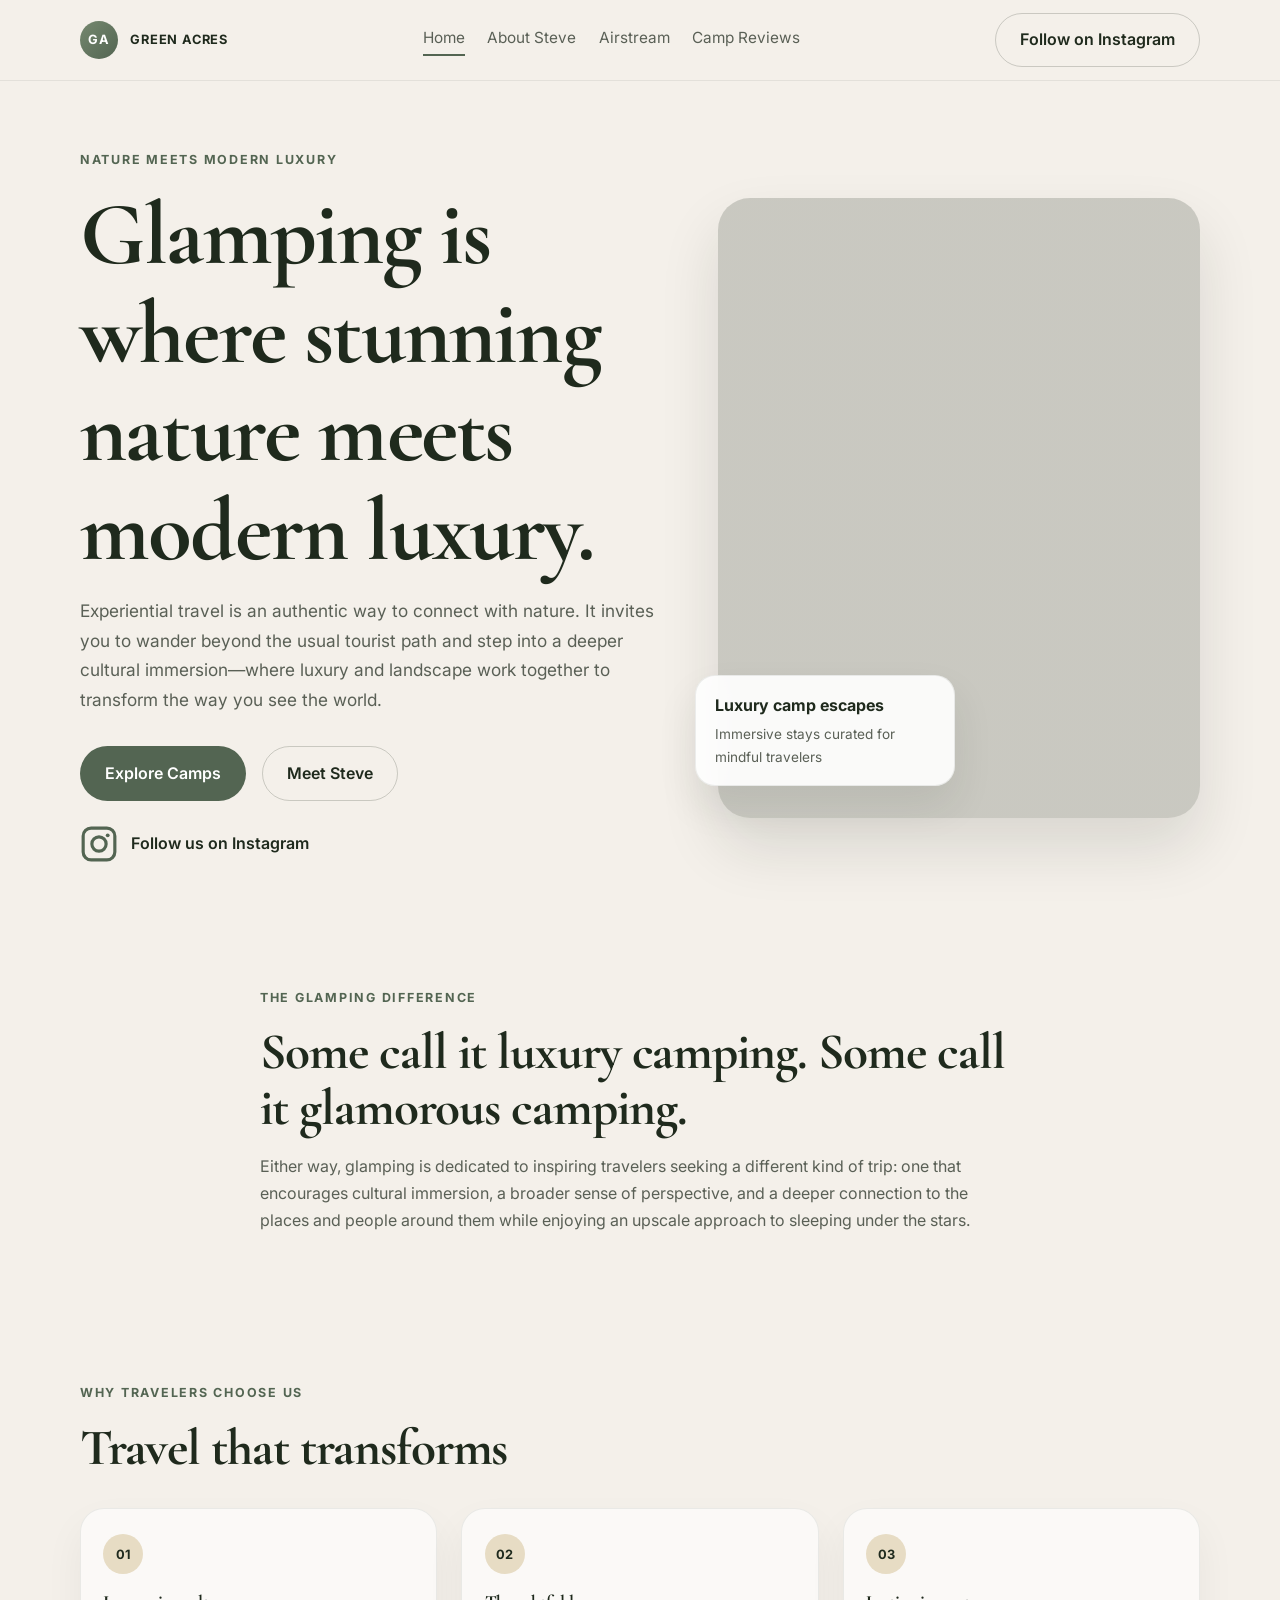
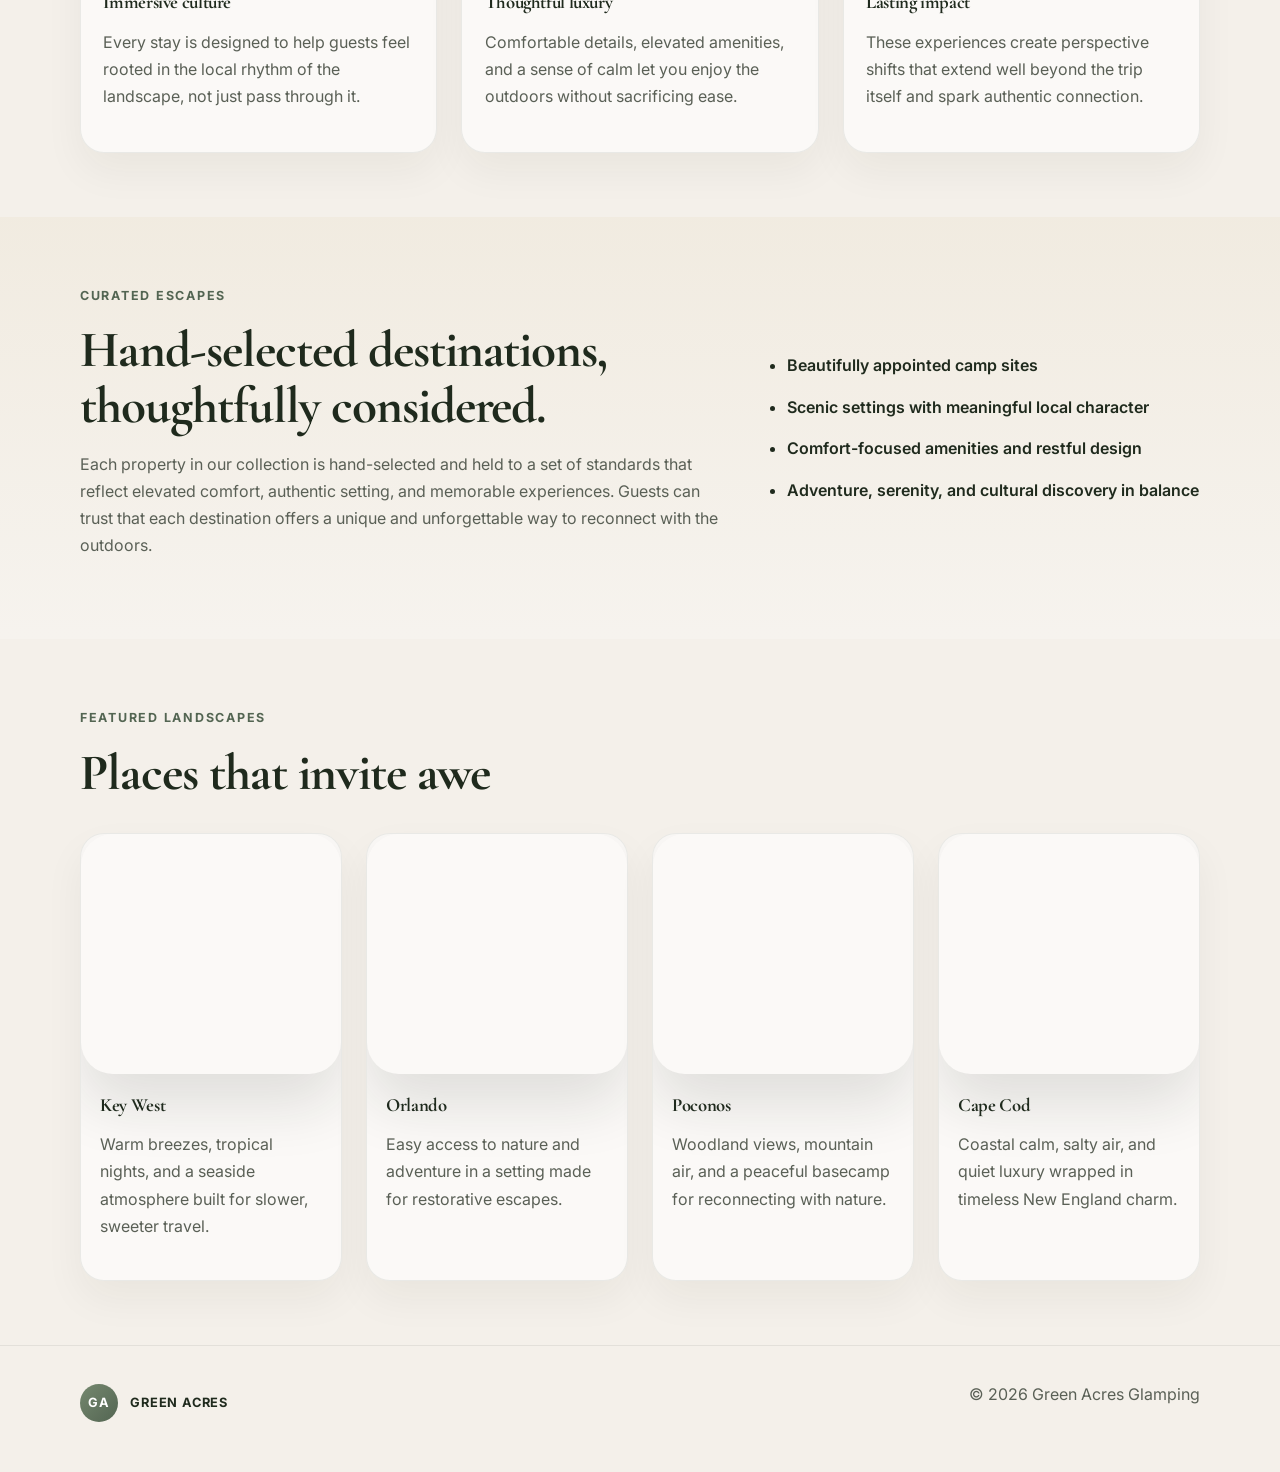
<file: index.html>
<!DOCTYPE html>
<html lang="en">
  <head>
    <meta charset="UTF-8" />
    <meta name="viewport" content="width=device-width, initial-scale=1.0" />
    <title>Green Acres Glamping | Luxury Camping Experiences</title>
    <meta
      name="description"
      content="Green Acres Glamping celebrates the intersection of glamorous and camping with immersive luxury stays, nature-first travel, and unforgettable experiences."
    />
    <link rel="preconnect" href="https://fonts.googleapis.com" />
    <link rel="preconnect" href="https://fonts.gstatic.com" crossorigin />
    <link
      href="https://fonts.googleapis.com/css2?family=Cormorant+Garamond:wght@500;600;700&family=Inter:wght@400;500;600;700&display=swap"
      rel="stylesheet"
    />
    <link rel="icon" type="image/svg+xml" href="favicon.svg" />
    <link rel="stylesheet" href="style.css" />
  </head>
  <body>
    <header class="site-header">
      <div class="container nav-wrap">
        <a href="index.html" class="brand">
          <span class="brand-mark">GA</span>
          <span>Green Acres</span>
        </a>
        <nav class="main-nav" aria-label="Main navigation">
          <a href="index.html" class="active">Home</a>
          <a href="aboutme.html">About Steve</a>
          <a href="airstream.html">Airstream</a>
          <a href="campsites.html">Camp Reviews</a>
        </nav>
        <a class="button button-ghost" href="https://www.instagram.com/the_traveling_glamper" target="_blank" rel="noreferrer">Follow on Instagram</a>
      </div>
    </header>

    <main>
      <section class="hero">
        <div class="container hero-grid">
          <div class="hero-copy">
            <p class="eyebrow">Nature meets modern luxury</p>
            <h1>Glamping is where stunning nature meets modern luxury.</h1>
            <p class="lead">
              Experiential travel is an authentic way to connect with nature. It invites you to wander beyond the usual tourist path and step into a deeper cultural immersion—where luxury and landscape work together to transform the way you see the world.
            </p>
            <div class="hero-actions">
              <a class="button" href="campsites.html">Explore Camps</a>
              <a class="button button-secondary" href="aboutme.html">Meet Steve</a>
            </div>
            <div class="instagram-callout">
              <a href="https://www.instagram.com/the_traveling_glamper" target="_blank" rel="noreferrer" aria-label="Follow Green Acres on Instagram">
                <svg class="instagram-icon" viewBox="0 0 24 24" fill="none" xmlns="http://www.w3.org/2000/svg" aria-hidden="true">
                  <rect x="2" y="2" width="20" height="20" rx="5" stroke="currentColor" stroke-width="2" />
                  <circle cx="12" cy="12" r="4.5" stroke="currentColor" stroke-width="2" />
                  <circle cx="17.5" cy="6.5" r="1.2" fill="currentColor" />
                </svg>
                <span>Follow us on Instagram</span>
              </a>
            </div>
          </div>

          <div class="hero-visual" aria-label="Luxury glamping stay in nature">
            <div class="hero-photo photo-one"></div>
            <div class="hero-card">
              <strong>Luxury camp escapes</strong>
              <span>Immersive stays curated for mindful travelers</span>
            </div>
          </div>
        </div>
      </section>

      <section class="section intro">
        <div class="container narrow">
          <p class="section-kicker">The glamping difference</p>
          <h2>Some call it luxury camping. Some call it glamorous camping.</h2>
          <p>
            Either way, glamping is dedicated to inspiring travelers seeking a different kind of trip: one that encourages cultural immersion, a broader sense of perspective, and a deeper connection to the places and people around them while enjoying an upscale approach to sleeping under the stars.
          </p>
        </div>
      </section>

      <section class="section values">
        <div class="container">
          <div class="section-heading">
            <p class="section-kicker">Why travelers choose us</p>
            <h2>Travel that transforms</h2>
          </div>
          <div class="card-grid three-up">
            <article class="info-card">
              <span class="card-icon">01</span>
              <h3>Immersive culture</h3>
              <p>Every stay is designed to help guests feel rooted in the local rhythm of the landscape, not just pass through it.</p>
            </article>
            <article class="info-card">
              <span class="card-icon">02</span>
              <h3>Thoughtful luxury</h3>
              <p>Comfortable details, elevated amenities, and a sense of calm let you enjoy the outdoors without sacrificing ease.</p>
            </article>
            <article class="info-card">
              <span class="card-icon">03</span>
              <h3>Lasting impact</h3>
              <p>These experiences create perspective shifts that extend well beyond the trip itself and spark authentic connection.</p>
            </article>
          </div>
        </div>
      </section>

      <section class="section feature-band">
        <div class="container split-layout">
          <div>
            <p class="section-kicker">Curated escapes</p>
            <h2>Hand-selected destinations, thoughtfully considered.</h2>
            <p>
              Each property in our collection is hand-selected and held to a set of standards that reflect elevated comfort, authentic setting, and memorable experiences. Guests can trust that each destination offers a unique and unforgettable way to reconnect with the outdoors.
            </p>
          </div>
          <ul class="feature-list">
            <li>Beautifully appointed camp sites</li>
            <li>Scenic settings with meaningful local character</li>
            <li>Comfort-focused amenities and restful design</li>
            <li>Adventure, serenity, and cultural discovery in balance</li>
          </ul>
        </div>
      </section>

      <section class="section destinations">
        <div class="container">
          <div class="section-heading">
            <p class="section-kicker">Featured landscapes</p>
            <h2>Places that invite awe</h2>
          </div>
          <div class="card-grid four-up">
            <article class="destination-card">
              <div class="destination-image image-keywest"></div>
              <div class="destination-copy">
                <h3>Key West</h3>
                <p>Warm breezes, tropical nights, and a seaside atmosphere built for slower, sweeter travel.</p>
              </div>
            </article>
            <article class="destination-card">
              <div class="destination-image image-orlando"></div>
              <div class="destination-copy">
                <h3>Orlando</h3>
                <p>Easy access to nature and adventure in a setting made for restorative escapes.</p>
              </div>
            </article>
            <article class="destination-card">
              <div class="destination-image image-poconos"></div>
              <div class="destination-copy">
                <h3>Poconos</h3>
                <p>Woodland views, mountain air, and a peaceful basecamp for reconnecting with nature.</p>
              </div>
            </article>
            <article class="destination-card">
              <div class="destination-image image-cape"></div>
              <div class="destination-copy">
                <h3>Cape Cod</h3>
                <p>Coastal calm, salty air, and quiet luxury wrapped in timeless New England charm.</p>
              </div>
            </article>
          </div>
        </div>
      </section>
    </main>

    <footer class="site-footer">
      <div class="container footer-wrap">
        <div>
          <a href="index.html" class="brand footer-brand">
            <span class="brand-mark">GA</span>
            <span>Green Acres</span>
          </a>
        </div>
        <p>© <span id="year"></span> Green Acres Glamping</p>
      </div>
    </footer>

    <script src="script.js"></script>
  </body>
</html>
</file>
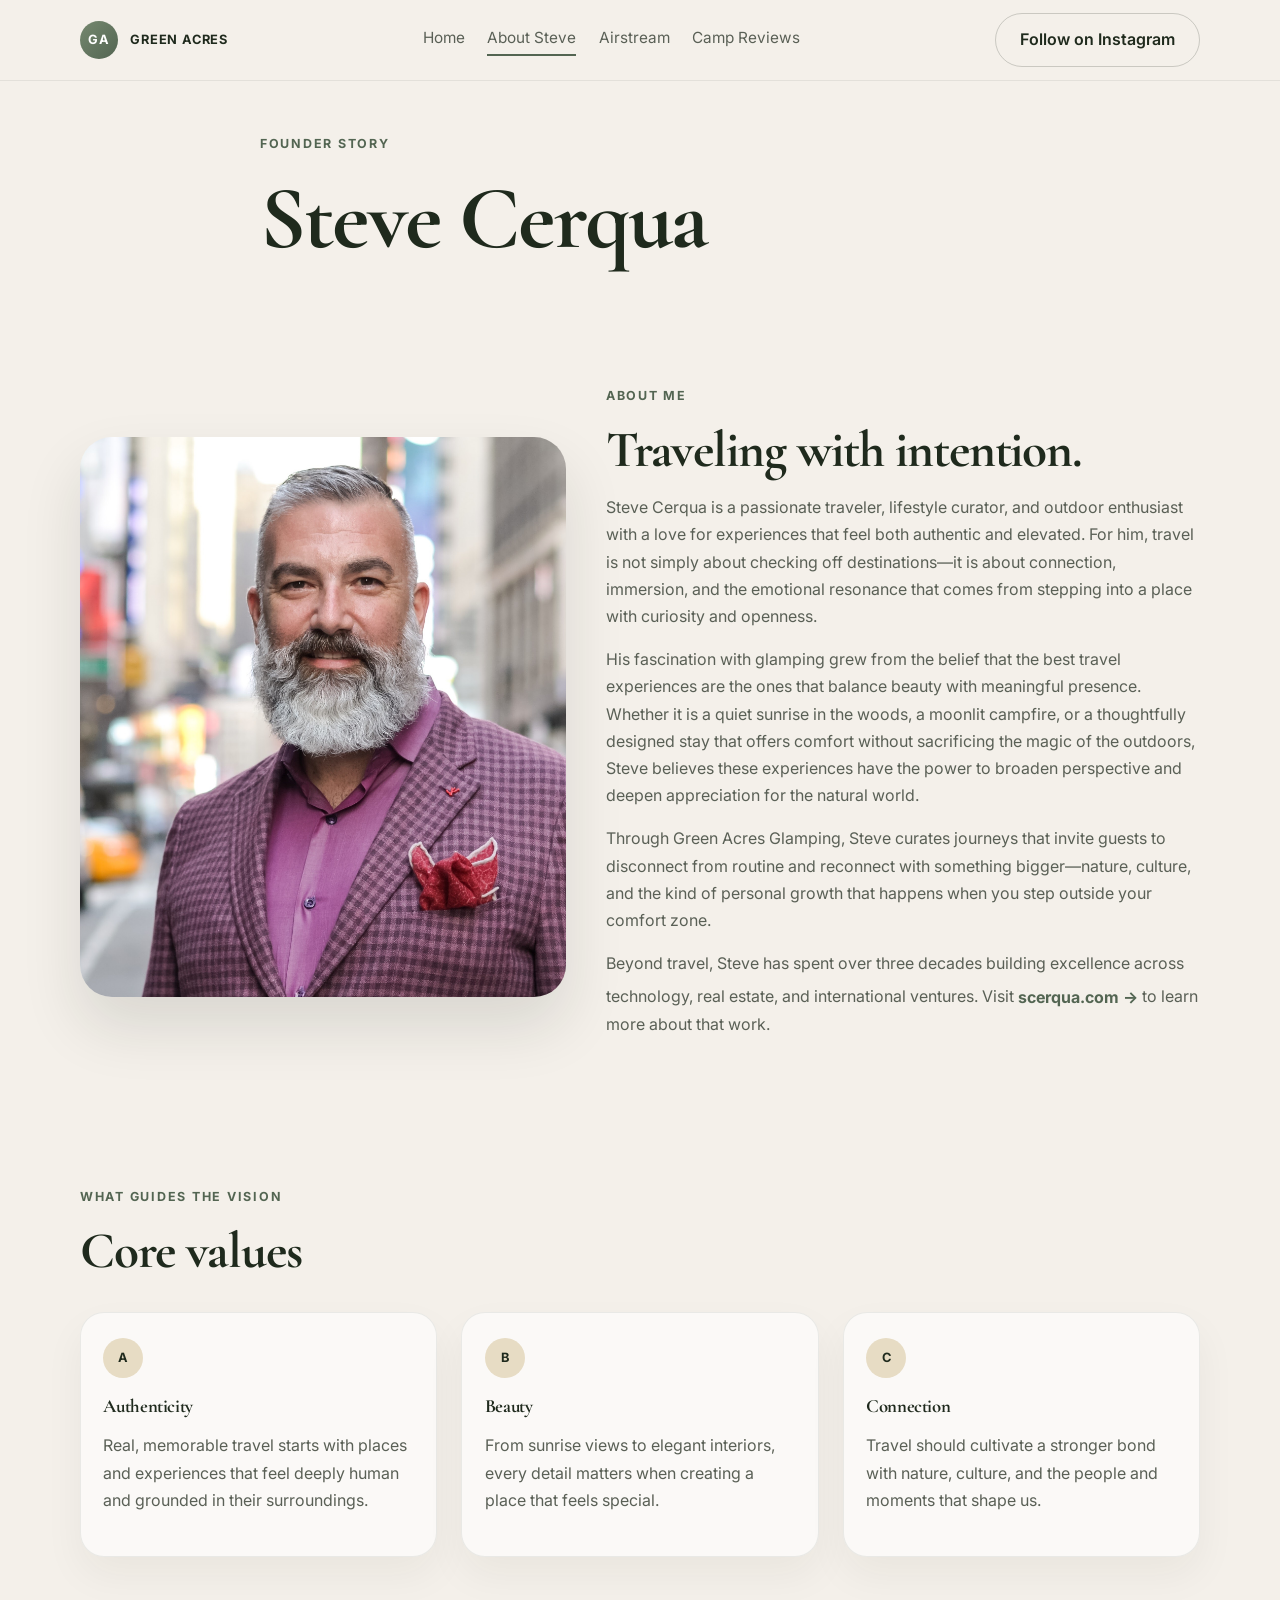
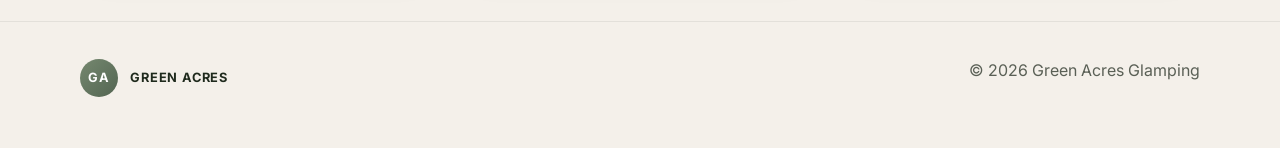
<file: aboutme.html>
<!DOCTYPE html>
<html lang="en">
  <head>
    <meta charset="UTF-8" />
    <meta name="viewport" content="width=device-width, initial-scale=1.0" />
    <title>About Steve Cerqua | Green Acres Glamping</title>
    <meta name="description" content="Learn about Steve Cerqua, the founder behind Green Acres Glamping and a travel enthusiast dedicated to immersive luxury camping experiences." />
    <link rel="preconnect" href="https://fonts.googleapis.com" />
    <link rel="preconnect" href="https://fonts.gstatic.com" crossorigin />
    <link href="https://fonts.googleapis.com/css2?family=Cormorant+Garamond:wght@500;600;700&family=Inter:wght@400;500;600;700&display=swap" rel="stylesheet" />
    <link rel="icon" type="image/svg+xml" href="favicon.svg" />
    <link rel="stylesheet" href="style.css" />
  </head>
  <body>
    <header class="site-header">
      <div class="container nav-wrap">
        <a href="index.html" class="brand">
          <span class="brand-mark">GA</span>
          <span>Green Acres</span>
        </a>
        <nav class="main-nav" aria-label="Main navigation">
          <a href="index.html">Home</a>
          <a href="aboutme.html" class="active">About Steve</a>
          <a href="airstream.html">Airstream</a>
          <a href="campsites.html">Camp Reviews</a>
        </nav>
        <a class="button button-ghost" href="https://www.instagram.com/the_traveling_glamper" target="_blank" rel="noreferrer">Follow on Instagram</a>
      </div>
    </header>

    <main>
      <section class="page-hero page-hero-compact">
        <div class="container narrow text-center">
          <p class="eyebrow">Founder story</p>
          <h1>Steve Cerqua</h1>
        </div>
      </section>

      <section class="section">
        <div class="container bio-layout">
          <div class="bio-photo-wrap">
            <img src="images/IMG_9074.jpeg" alt="Steve Cerqua portrait" class="bio-photo" />
          </div>
          <div class="bio-copy">
            <p class="section-kicker">About me</p>
            <h2>Traveling with intention.</h2>
            <p>
              Steve Cerqua is a passionate traveler, lifestyle curator, and outdoor enthusiast with a love for experiences that feel both authentic and elevated. For him, travel is not simply about checking off destinations—it is about connection, immersion, and the emotional resonance that comes from stepping into a place with curiosity and openness.
            </p>
            <p>
              His fascination with glamping grew from the belief that the best travel experiences are the ones that balance beauty with meaningful presence. Whether it is a quiet sunrise in the woods, a moonlit campfire, or a thoughtfully designed stay that offers comfort without sacrificing the magic of the outdoors, Steve believes these experiences have the power to broaden perspective and deepen appreciation for the natural world.
            </p>
            <p>
              Through Green Acres Glamping, Steve curates journeys that invite guests to disconnect from routine and reconnect with something bigger—nature, culture, and the kind of personal growth that happens when you step outside your comfort zone.
            </p>
            <p>
              Beyond travel, Steve has spent over three decades building excellence across technology, real estate, and international ventures. Visit <a class="link-arrow" href="https://scerqua.com/" target="_blank" rel="noreferrer">scerqua.com →</a> to learn more about that work.
            </p>
          </div>
        </div>
      </section>

      <section class="section values">
        <div class="container">
          <div class="section-heading">
            <p class="section-kicker">What guides the vision</p>
            <h2>Core values</h2>
          </div>
          <div class="card-grid three-up">
            <article class="info-card">
              <span class="card-icon">A</span>
              <h3>Authenticity</h3>
              <p>Real, memorable travel starts with places and experiences that feel deeply human and grounded in their surroundings.</p>
            </article>
            <article class="info-card">
              <span class="card-icon">B</span>
              <h3>Beauty</h3>
              <p>From sunrise views to elegant interiors, every detail matters when creating a place that feels special.</p>
            </article>
            <article class="info-card">
              <span class="card-icon">C</span>
              <h3>Connection</h3>
              <p>Travel should cultivate a stronger bond with nature, culture, and the people and moments that shape us.</p>
            </article>
          </div>
        </div>
      </section>
    </main>

    <footer class="site-footer">
      <div class="container footer-wrap">
        <div>
          <a href="index.html" class="brand footer-brand">
            <span class="brand-mark">GA</span>
            <span>Green Acres</span>
          </a>
        </div>
        <p>© <span id="year"></span> Green Acres Glamping</p>
      </div>
    </footer>

    <script src="script.js"></script>
  </body>
</html>
</file>
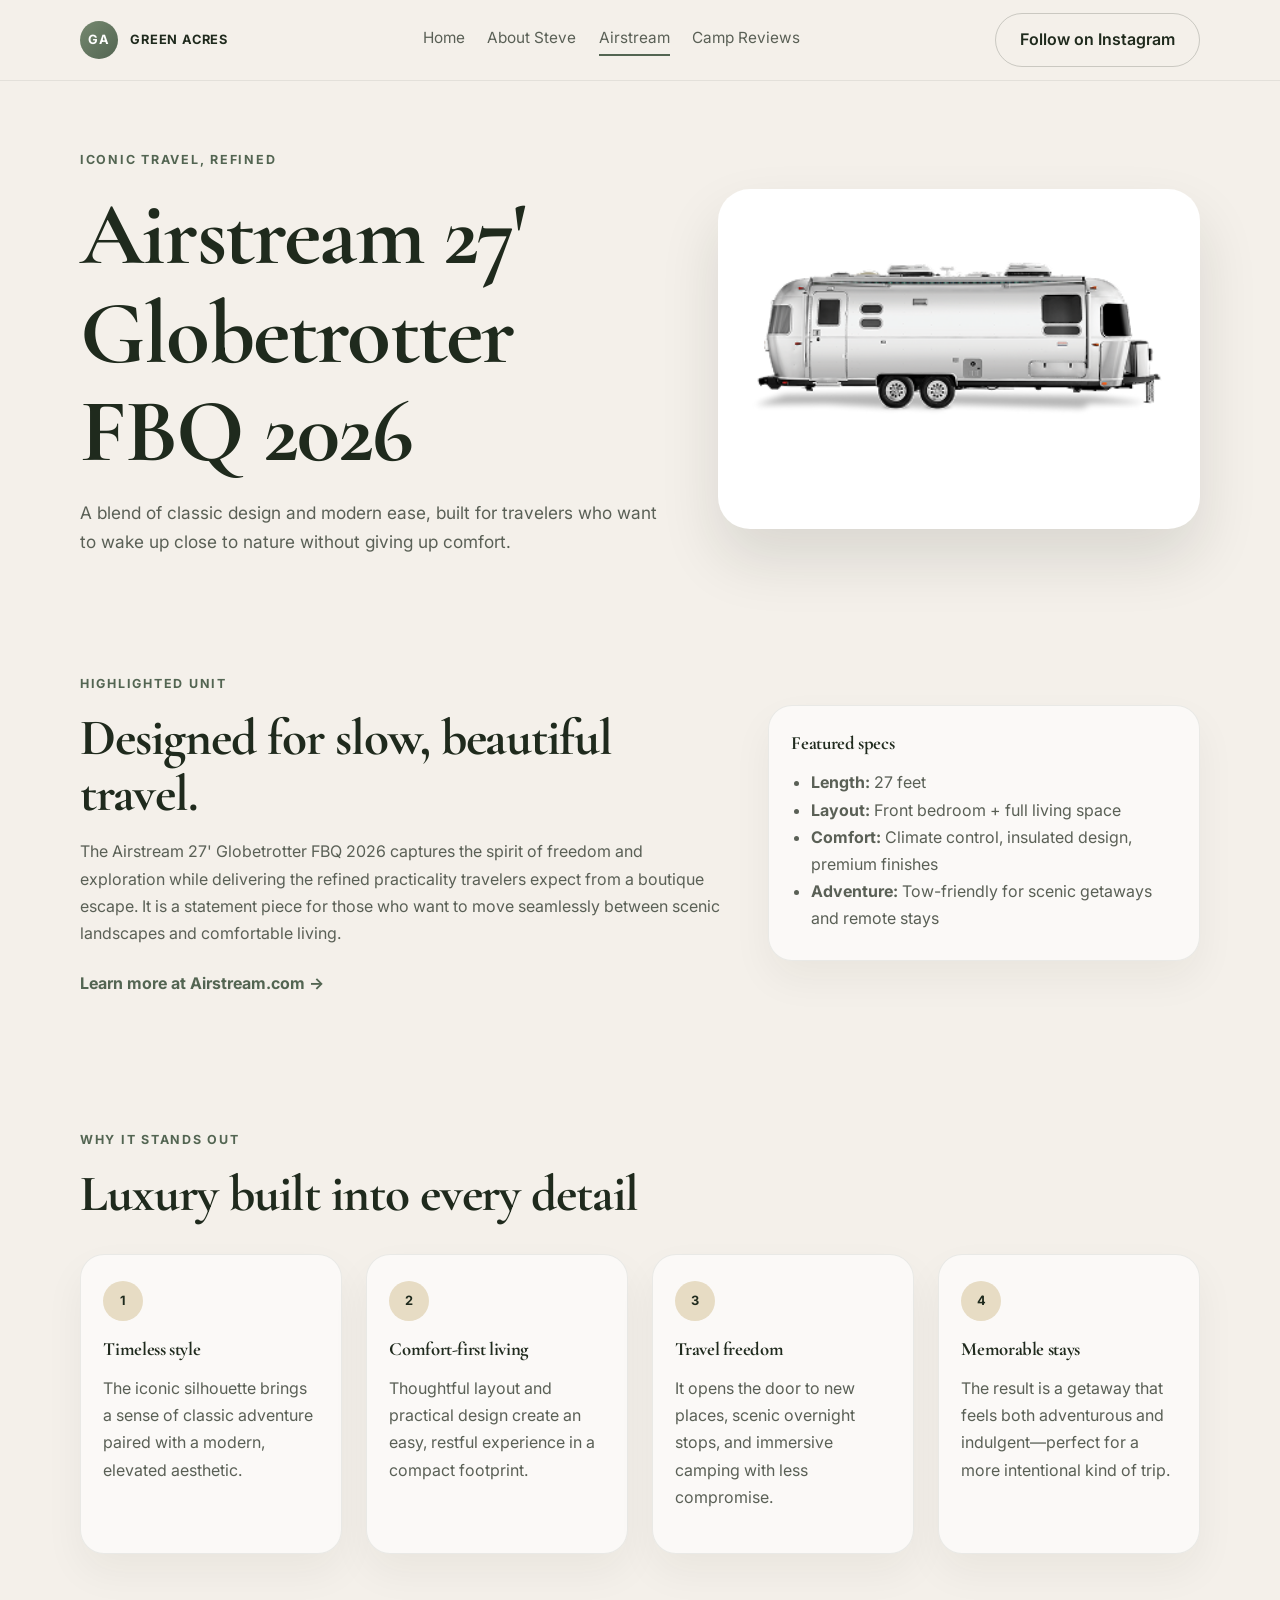
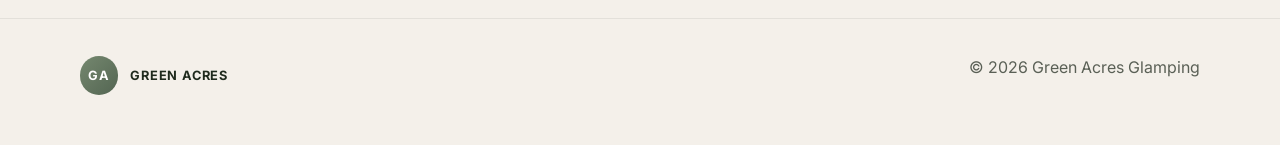
<file: airstream.html>
<!DOCTYPE html>
<html lang="en">
  <head>
    <meta charset="UTF-8" />
    <meta name="viewport" content="width=device-width, initial-scale=1.0" />
    <title>Airstream 27' Globetrotter FBQ 2026 | Green Acres</title>
    <meta
      name="description"
      content="Explore the Airstream 27' Globetrotter FBQ 2026 and the elevated comfort, design, and adventure built into this iconic travel trailer."
    />
    <link rel="preconnect" href="https://fonts.googleapis.com" />
    <link rel="preconnect" href="https://fonts.gstatic.com" crossorigin />
    <link href="https://fonts.googleapis.com/css2?family=Cormorant+Garamond:wght@500;600;700&family=Inter:wght@400;500;600;700&display=swap" rel="stylesheet" />
    <link rel="icon" type="image/svg+xml" href="favicon.svg" />
    <link rel="stylesheet" href="style.css" />
  </head>
  <body>
    <header class="site-header">
      <div class="container nav-wrap">
        <a href="index.html" class="brand">
          <span class="brand-mark">GA</span>
          <span>Green Acres</span>
        </a>
        <nav class="main-nav" aria-label="Main navigation">
          <a href="index.html">Home</a>
          <a href="aboutme.html">About Steve</a>
          <a href="airstream.html" class="active">Airstream</a>
          <a href="campsites.html">Camp Reviews</a>
        </nav>
        <a class="button button-ghost" href="https://www.instagram.com/the_traveling_glamper" target="_blank" rel="noreferrer">Follow on Instagram</a>
      </div>
    </header>

    <main>
      <section class="page-hero airstream-hero">
        <div class="container hero-grid">
          <div class="hero-copy">
            <p class="eyebrow">Iconic travel, refined</p>
            <h1>Airstream 27' Globetrotter FBQ 2026</h1>
            <p class="lead">
              A blend of classic design and modern ease, built for travelers who want to wake up close to nature without giving up comfort.
            </p>
          </div>
          <div class="hero-visual">
            <img
              src="images/type-international.png"
              alt="Airstream 27' Globetrotter FBQ 2026 travel trailer"
              class="feature-photo airstream-photo"
            />
          </div>
        </div>
      </section>

      <section class="section">
        <div class="container split-layout">
          <div>
            <p class="section-kicker">Highlighted unit</p>
            <h2>Designed for slow, beautiful travel.</h2>
            <p>
              The Airstream 27' Globetrotter FBQ 2026 captures the spirit of freedom and exploration while delivering the refined practicality travelers expect from a boutique escape. It is a statement piece for those who want to move seamlessly between scenic landscapes and comfortable living.
            </p>
            <a class="link-arrow" href="https://www.airstream.com/" target="_blank" rel="noreferrer">Learn more at Airstream.com →</a>
          </div>
          <div class="spec-card">
            <h3>Featured specs</h3>
            <ul>
              <li><strong>Length:</strong> 27 feet</li>
              <li><strong>Layout:</strong> Front bedroom + full living space</li>
              <li><strong>Comfort:</strong> Climate control, insulated design, premium finishes</li>
              <li><strong>Adventure:</strong> Tow-friendly for scenic getaways and remote stays</li>
            </ul>
          </div>
        </div>
      </section>

      <section class="section values">
        <div class="container">
          <div class="section-heading">
            <p class="section-kicker">Why it stands out</p>
            <h2>Luxury built into every detail</h2>
          </div>
          <div class="card-grid four-up">
            <article class="info-card">
              <span class="card-icon">1</span>
              <h3>Timeless style</h3>
              <p>The iconic silhouette brings a sense of classic adventure paired with a modern, elevated aesthetic.</p>
            </article>
            <article class="info-card">
              <span class="card-icon">2</span>
              <h3>Comfort-first living</h3>
              <p>Thoughtful layout and practical design create an easy, restful experience in a compact footprint.</p>
            </article>
            <article class="info-card">
              <span class="card-icon">3</span>
              <h3>Travel freedom</h3>
              <p>It opens the door to new places, scenic overnight stops, and immersive camping with less compromise.</p>
            </article>
            <article class="info-card">
              <span class="card-icon">4</span>
              <h3>Memorable stays</h3>
              <p>The result is a getaway that feels both adventurous and indulgent—perfect for a more intentional kind of trip.</p>
            </article>
          </div>
        </div>
      </section>
    </main>

    <footer class="site-footer">
      <div class="container footer-wrap">
        <div>
          <a href="index.html" class="brand footer-brand">
            <span class="brand-mark">GA</span>
            <span>Green Acres</span>
          </a>
        </div>
        <p>© <span id="year"></span> Green Acres Glamping</p>
      </div>
    </footer>

    <script src="script.js"></script>
  </body>
</html>
</file>
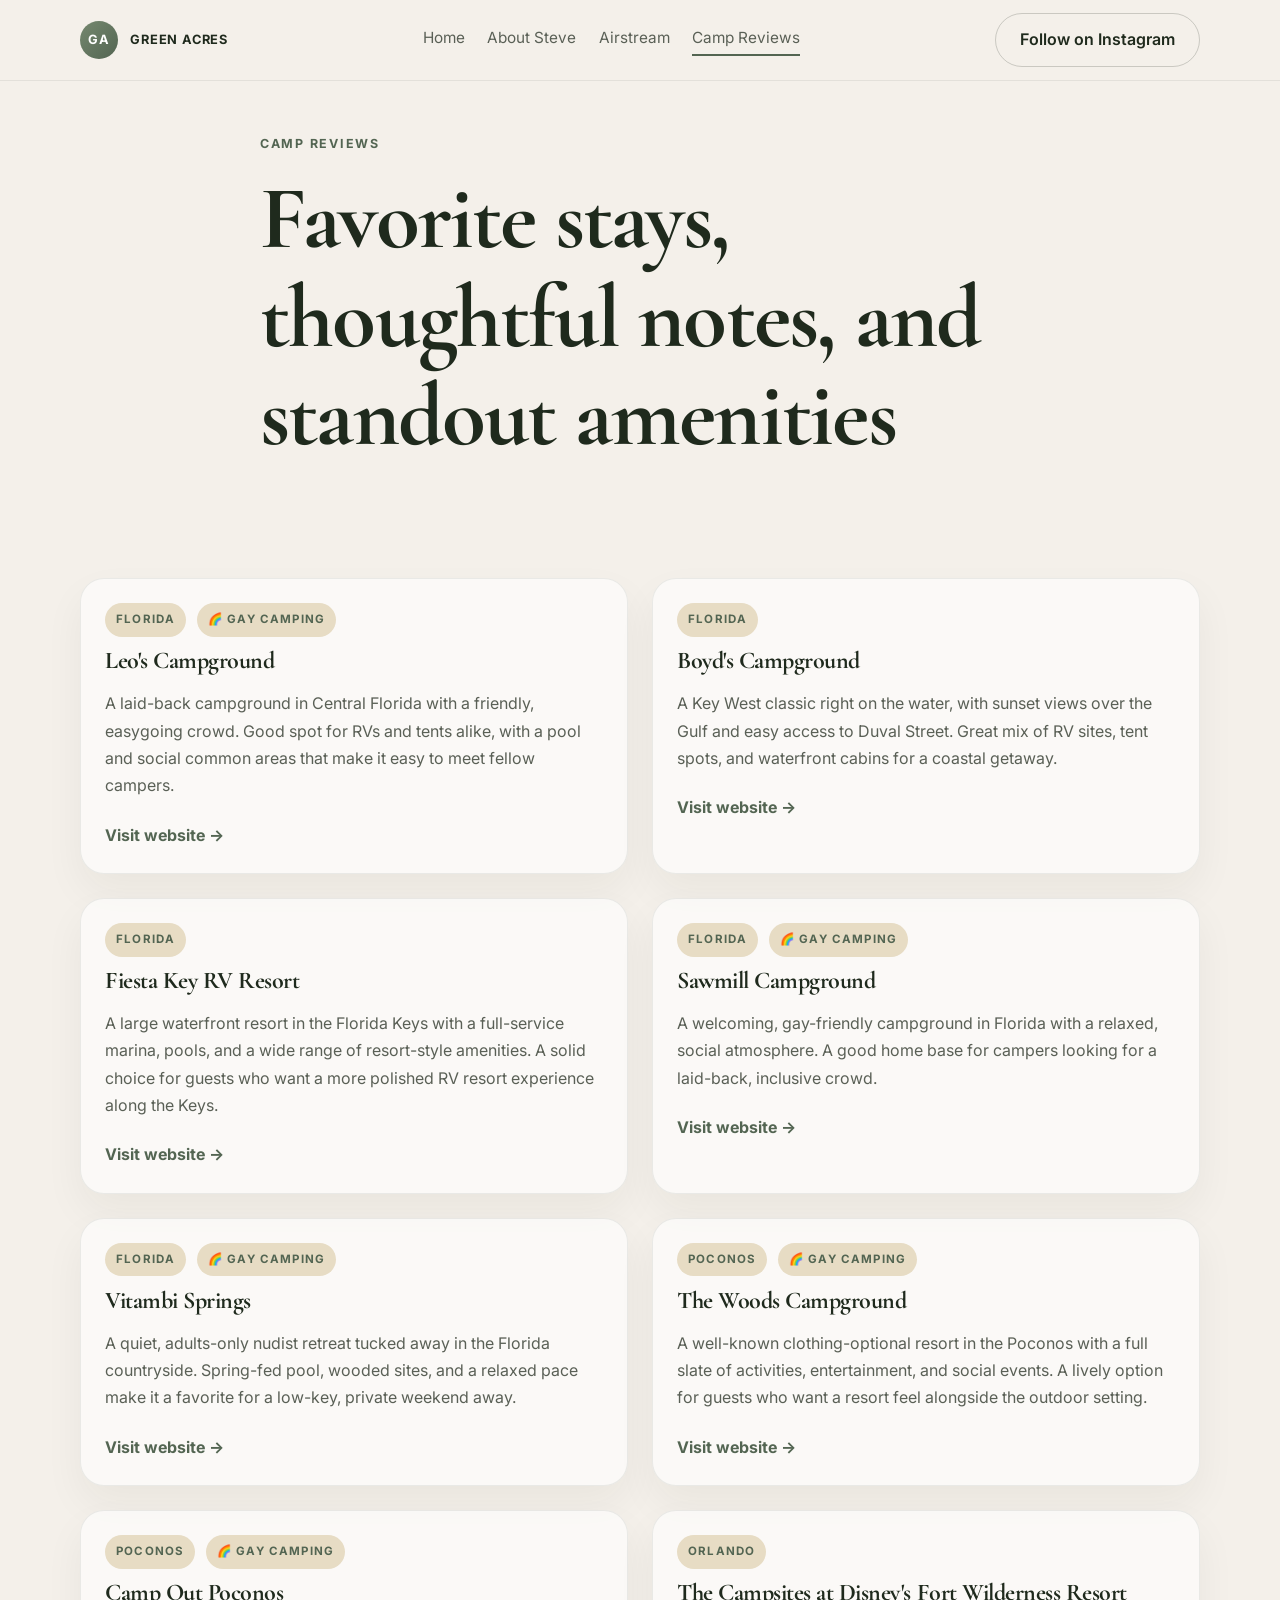
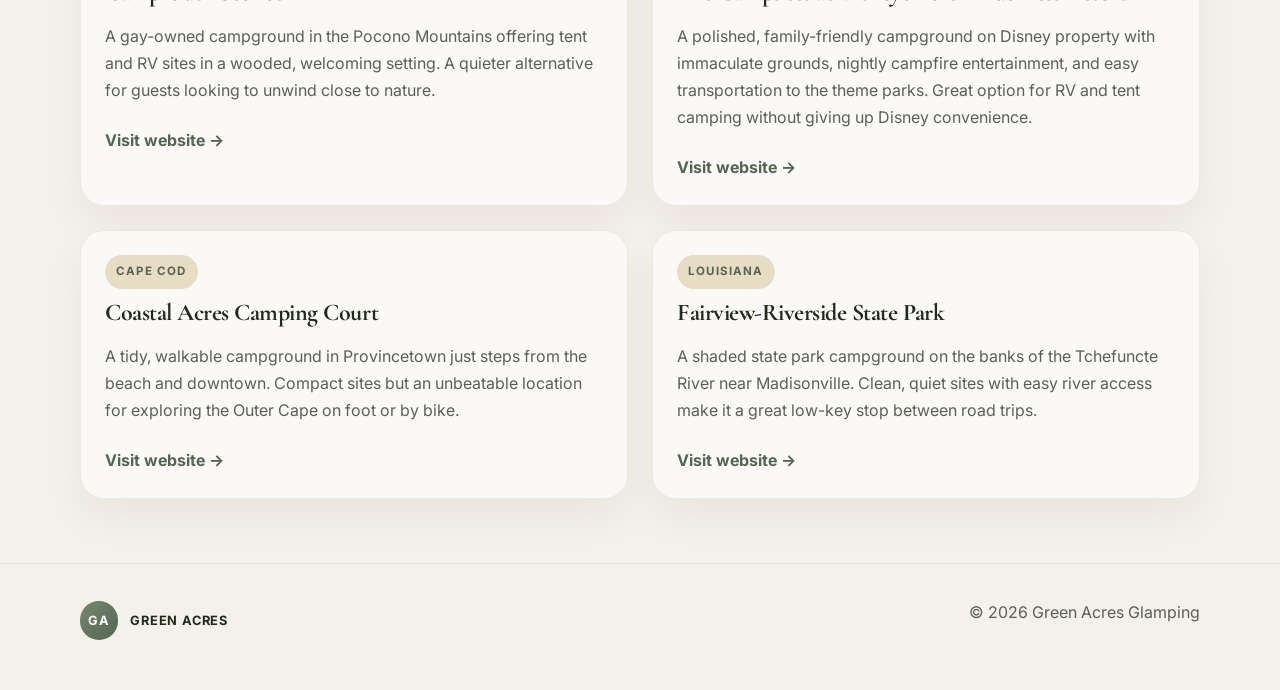
<file: campsites.html>
<!DOCTYPE html>
<html lang="en">
  <head>
    <meta charset="UTF-8" />
    <meta name="viewport" content="width=device-width, initial-scale=1.0" />
    <title>Camp Reviews | Green Acres Glamping</title>
    <meta name="description" content="Browse campsite reviews across Key West, Orlando, gay camping, the Poconos, and Cape Cod, with highlights on amenities and guest experience." />
    <link rel="preconnect" href="https://fonts.googleapis.com" />
    <link rel="preconnect" href="https://fonts.gstatic.com" crossorigin />
    <link href="https://fonts.googleapis.com/css2?family=Cormorant+Garamond:wght@500;600;700&family=Inter:wght@400;500;600;700&display=swap" rel="stylesheet" />
    <link rel="icon" type="image/svg+xml" href="favicon.svg" />
    <link rel="stylesheet" href="style.css" />
  </head>
  <body>
    <header class="site-header">
      <div class="container nav-wrap">
        <a href="index.html" class="brand">
          <span class="brand-mark">GA</span>
          <span>Green Acres</span>
        </a>
        <nav class="main-nav" aria-label="Main navigation">
          <a href="index.html">Home</a>
          <a href="aboutme.html">About Steve</a>
          <a href="airstream.html">Airstream</a>
          <a href="campsites.html" class="active">Camp Reviews</a>
        </nav>
        <a class="button button-ghost" href="https://www.instagram.com/the_traveling_glamper" target="_blank" rel="noreferrer">Follow on Instagram</a>
      </div>
    </header>

    <main>
      <section class="page-hero page-hero-compact">
        <div class="container narrow text-center">
          <p class="eyebrow">Camp reviews</p>
          <h1>Favorite stays, thoughtful notes, and standout amenities</h1>
        </div>
      </section>

      <section class="section">
        <div class="container review-grid">
          <article class="review-card">
            <div class="review-header">
              <span class="tag">Florida</span>
              <span class="tag">🌈 Gay Camping</span>
              <h2>Leo's Campground</h2>
            </div>
            <p class="review-copy">A laid-back campground in Central Florida with a friendly, easygoing crowd. Good spot for RVs and tents alike, with a pool and social common areas that make it easy to meet fellow campers.</p>
            <a class="link-arrow" href="https://www.leoscampground.com/" target="_blank" rel="noreferrer">Visit website →</a>
          </article>

          <article class="review-card">
            <div class="review-header">
              <span class="tag">Florida</span>
              <h2>Boyd's Campground</h2>
            </div>
            <p class="review-copy">A Key West classic right on the water, with sunset views over the Gulf and easy access to Duval Street. Great mix of RV sites, tent spots, and waterfront cabins for a coastal getaway.</p>
            <a class="link-arrow" href="https://www.boydscampground.com/" target="_blank" rel="noreferrer">Visit website →</a>
          </article>

          <article class="review-card">
            <div class="review-header">
              <span class="tag">Florida</span>
              <h2>Fiesta Key RV Resort</h2>
            </div>
            <p class="review-copy">A large waterfront resort in the Florida Keys with a full-service marina, pools, and a wide range of resort-style amenities. A solid choice for guests who want a more polished RV resort experience along the Keys.</p>
            <a class="link-arrow" href="https://thousandtrails.com/florida/fiesta-key-rv-resort" target="_blank" rel="noreferrer">Visit website →</a>
          </article>

          <article class="review-card">
            <div class="review-header">
              <span class="tag">Florida</span>
              <span class="tag">🌈 Gay Camping</span>
              <h2>Sawmill Campground</h2>
            </div>
            <p class="review-copy">A welcoming, gay-friendly campground in Florida with a relaxed, social atmosphere. A good home base for campers looking for a laid-back, inclusive crowd.</p>
            <a class="link-arrow" href="https://www.floridagaycamping.com/" target="_blank" rel="noreferrer">Visit website →</a>
          </article>

          <article class="review-card">
            <div class="review-header">
              <span class="tag">Florida</span>
              <span class="tag">🌈 Gay Camping</span>
              <h2>Vitambi Springs</h2>
            </div>
            <p class="review-copy">A quiet, adults-only nudist retreat tucked away in the Florida countryside. Spring-fed pool, wooded sites, and a relaxed pace make it a favorite for a low-key, private weekend away.</p>
            <a class="link-arrow" href="https://www.vitambi.com/" target="_blank" rel="noreferrer">Visit website →</a>
          </article>

          <article class="review-card">
            <div class="review-header">
              <span class="tag">Poconos</span>
              <span class="tag">🌈 Gay Camping</span>
              <h2>The Woods Campground</h2>
            </div>
            <p class="review-copy">A well-known clothing-optional resort in the Poconos with a full slate of activities, entertainment, and social events. A lively option for guests who want a resort feel alongside the outdoor setting.</p>
            <a class="link-arrow" href="https://www.thewoodscampground.com/" target="_blank" rel="noreferrer">Visit website →</a>
          </article>

          <article class="review-card">
            <div class="review-header">
              <span class="tag">Poconos</span>
              <span class="tag">🌈 Gay Camping</span>
              <h2>Camp Out Poconos</h2>
            </div>
            <p class="review-copy">A gay-owned campground in the Pocono Mountains offering tent and RV sites in a wooded, welcoming setting. A quieter alternative for guests looking to unwind close to nature.</p>
            <a class="link-arrow" href="https://campoutpoconos.com/" target="_blank" rel="noreferrer">Visit website →</a>
          </article>

          <article class="review-card">
            <div class="review-header">
              <span class="tag">Orlando</span>
              <h2>The Campsites at Disney's Fort Wilderness Resort</h2>
            </div>
            <p class="review-copy">A polished, family-friendly campground on Disney property with immaculate grounds, nightly campfire entertainment, and easy transportation to the theme parks. Great option for RV and tent camping without giving up Disney convenience.</p>
            <a class="link-arrow" href="https://disneyworld.disney.go.com/resorts/campsites-at-fort-wilderness-resort/" target="_blank" rel="noreferrer">Visit website →</a>
          </article>

          <article class="review-card">
            <div class="review-header">
              <span class="tag">Cape Cod</span>
              <h2>Coastal Acres Camping Court</h2>
            </div>
            <p class="review-copy">A tidy, walkable campground in Provincetown just steps from the beach and downtown. Compact sites but an unbeatable location for exploring the Outer Cape on foot or by bike.</p>
            <a class="link-arrow" href="http://www.coastalacrescampground.com/" target="_blank" rel="noreferrer">Visit website →</a>
          </article>

          <article class="review-card">
            <div class="review-header">
              <span class="tag">Louisiana</span>
              <h2>Fairview-Riverside State Park</h2>
            </div>
            <p class="review-copy">A shaded state park campground on the banks of the Tchefuncte River near Madisonville. Clean, quiet sites with easy river access make it a great low-key stop between road trips.</p>
            <a class="link-arrow" href="https://www.lastateparks.com/parks-preserves/fairview-riverside-state-park" target="_blank" rel="noreferrer">Visit website →</a>
          </article>
        </div>
      </section>
    </main>

    <footer class="site-footer">
      <div class="container footer-wrap">
        <div>
          <a href="index.html" class="brand footer-brand">
            <span class="brand-mark">GA</span>
            <span>Green Acres</span>
          </a>
        </div>
        <p>© <span id="year"></span> Green Acres Glamping</p>
      </div>
    </footer>

    <script src="script.js"></script>
  </body>
</html>
</file>
<file: style.css>
:root {
  --bg: #f4f0ea;
  --panel: #fdfaf5;
  --white: #ffffff;
  --ink: #1f2a1d;
  --muted: #5a6056;
  --sage: #75886f;
  --sage-dark: #536552;
  --gold: #d8b77d;
  --sand: #e7dcc4;
  --stone: #d9d0bf;
  --shadow: rgba(26, 30, 25, 0.12);
}

* {
  box-sizing: border-box;
}

html {
  scroll-behavior: smooth;
}

body {
  margin: 0;
  font-family: "Inter", sans-serif;
  background: var(--bg);
  color: var(--ink);
  line-height: 1.7;
}

img {
  display: block;
  max-width: 100%;
}

a {
  color: inherit;
  text-decoration: none;
}

h1, h2, h3 {
  margin: 0 0 1rem;
  font-family: "Cormorant Garamond", serif;
  line-height: 1.1;
  letter-spacing: -0.02em;
  color: var(--ink);
}

p {
  margin: 0 0 1rem;
  color: var(--muted);
}

.container {
  width: min(1120px, calc(100% - 2rem));
  margin: 0 auto;
}

.narrow {
  width: min(760px, calc(100% - 2rem));
  margin: 0 auto;
}

.site-header {
  position: sticky;
  top: 0;
  z-index: 10;
  background: rgba(244, 240, 234, 0.9);
  backdrop-filter: blur(10px);
  border-bottom: 1px solid rgba(31, 42, 29, 0.08);
}

.nav-wrap {
  display: flex;
  align-items: center;
  justify-content: space-between;
  gap: 1rem;
  min-height: 80px;
}

.brand {
  display: inline-flex;
  align-items: center;
  gap: 0.75rem;
  font-weight: 700;
  letter-spacing: 0.06em;
  text-transform: uppercase;
  font-size: 0.8rem;
}

.brand-mark {
  width: 2.4rem;
  height: 2.4rem;
  display: inline-flex;
  align-items: center;
  justify-content: center;
  border-radius: 50%;
  background: linear-gradient(135deg, var(--sage), var(--sage-dark));
  color: var(--white);
  font-size: 0.8rem;
}

.main-nav {
  display: flex;
  align-items: center;
  gap: 1.4rem;
  color: var(--muted);
  font-size: 0.96rem;
}

.main-nav a {
  position: relative;
  padding-bottom: 0.2rem;
}

.main-nav a::after {
  content: "";
  position: absolute;
  left: 0;
  bottom: -0.1rem;
  width: 100%;
  height: 2px;
  background: var(--sage-dark);
  transform: scaleX(0);
  transform-origin: center;
  transition: transform 0.2s ease;
}

.main-nav a:hover::after,
.main-nav a.active::after {
  transform: scaleX(1);
}

.button {
  display: inline-flex;
  align-items: center;
  justify-content: center;
  min-height: 48px;
  padding: 0.8rem 1.5rem;
  border-radius: 999px;
  border: 1px solid transparent;
  background: var(--sage-dark);
  color: var(--white);
  font-weight: 600;
  transition: transform 0.2s ease, box-shadow 0.2s ease;
}

.button:hover {
  transform: translateY(-1px);
  box-shadow: 0 10px 20px rgba(83, 101, 82, 0.18);
}

.button-ghost {
  background: transparent;
  border-color: rgba(31, 42, 29, 0.2);
  color: var(--ink);
}

.button-secondary {
  background: transparent;
  border-color: rgba(31, 42, 29, 0.2);
  color: var(--ink);
}

.hero {
  padding: 4rem 0 3rem;
}

.hero-grid {
  display: grid;
  grid-template-columns: 1.1fr 0.9fr;
  gap: 3rem;
  align-items: center;
}

.eyebrow,
.section-kicker {
  display: inline-block;
  margin-bottom: 1rem;
  font-size: 0.78rem;
  letter-spacing: 0.14em;
  text-transform: uppercase;
  font-weight: 700;
  color: var(--sage-dark);
}

.hero-copy h1,
.page-hero h1 {
  font-size: clamp(3.3rem, 7vw, 6rem);
}

.lead {
  font-size: 1.08rem;
  max-width: 620px;
  color: var(--muted);
}

.hero-actions {
  display: flex;
  flex-wrap: wrap;
  gap: 1rem;
  margin: 2rem 0 1.5rem;
}

.instagram-callout a {
  display: inline-flex;
  align-items: center;
  gap: 0.8rem;
  font-weight: 600;
  color: var(--ink);
}

.instagram-callout img,
.instagram-icon {
  width: 38px;
  height: 38px;
  object-fit: contain;
  color: var(--sage-dark);
}

.hero-visual {
  position: relative;
}

.hero-photo,
.destination-image,
.feature-photo,
.bio-photo {
  overflow: hidden;
  border-radius: 2rem;
  box-shadow: 0 30px 60px var(--shadow);
}

.photo-one {
  min-height: 620px;
  background-image: linear-gradient(rgba(31, 42, 29, 0.2), rgba(31, 42, 29, 0.2)), url("https://images.unsplash.com/photo-1504280390367-361c6d9f38f4?auto=format&fit=crop&w=1200&q=80");
  background-size: cover;
  background-position: center;
}

.hero-card {
  position: absolute;
  left: -1.4rem;
  bottom: 2rem;
  width: min(260px, 70%);
  background: rgba(255, 255, 255, 0.9);
  backdrop-filter: blur(12px);
  border: 1px solid rgba(31, 42, 29, 0.08);
  border-radius: 1.25rem;
  padding: 1rem 1.2rem;
  display: grid;
  gap: 0.2rem;
  box-shadow: 0 20px 40px rgba(31, 42, 29, 0.09);
}

.hero-card strong {
  font-size: 1rem;
}

.hero-card span {
  color: var(--muted);
  font-size: 0.85rem;
}

.section {
  padding: 4rem 0;
}

.section-heading {
  margin-bottom: 2rem;
}

.narrow h2,
.section-heading h2,
.split-layout h2,
.bio-copy h2 {
  font-size: clamp(2.3rem, 4vw, 3.7rem);
}

.card-grid {
  display: grid;
  gap: 1.5rem;
}

.three-up {
  grid-template-columns: repeat(3, minmax(0, 1fr));
}

.four-up {
  grid-template-columns: repeat(4, minmax(0, 1fr));
}

.info-card,
.destination-card,
.review-card,
.spec-card {
  background: rgba(255, 255, 255, 0.62);
  border: 1px solid rgba(31, 42, 29, 0.08);
  border-radius: 1.5rem;
  box-shadow: 0 18px 40px rgba(31, 42, 29, 0.05);
}

.info-card {
  padding: 1.6rem 1.4rem;
}

.card-icon {
  display: inline-flex;
  width: 2.5rem;
  height: 2.5rem;
  margin-bottom: 1.1rem;
  align-items: center;
  justify-content: center;
  border-radius: 50%;
  background: var(--sand);
  font-size: 0.8rem;
  font-weight: 700;
}

.feature-band {
  background: linear-gradient(180deg, rgba(232, 221, 196, 0.25), rgba(255, 255, 255, 0.2));
}

.split-layout {
  display: grid;
  grid-template-columns: 1.2fr 0.8fr;
  gap: 2.5rem;
  align-items: center;
}

.feature-list {
  margin: 0;
  padding-left: 1.2rem;
  color: var(--ink);
  display: grid;
  gap: 0.9rem;
  font-weight: 600;
}

.destination-card {
  overflow: hidden;
}

.destination-image {
  height: 240px;
  background-size: cover;
  background-position: center;
}

.image-keywest {
  background-image: url("https://images.unsplash.com/photo-1507525428034-b723cf961d3e?auto=format&fit=crop&w=900&q=80");
}

.image-orlando {
  background-image: url("https://images.unsplash.com/photo-1473448912268-2022ce9509d8?auto=format&fit=crop&w=900&q=80");
}

.image-poconos {
  background-image: url("https://images.unsplash.com/photo-1506744038136-46273834b3fb?auto=format&fit=crop&w=900&q=80");
}

.image-cape {
  background-image: url("https://images.unsplash.com/photo-1500530855697-b586d89ba3ee?auto=format&fit=crop&w=900&q=80");
}

.destination-copy {
  padding: 1.3rem 1.2rem 1.5rem;
}

.page-hero {
  padding: 4rem 0 2rem;
}

.page-hero-compact {
  padding-top: 3rem;
}

.bio-layout {
  display: grid;
  grid-template-columns: 0.9fr 1.1fr;
  gap: 2.5rem;
  align-items: center;
}

.bio-photo-wrap {
  max-width: 520px;
}

.bio-photo {
  width: 100%;
  min-height: 560px;
  object-fit: cover;
}

.airstream-hero .hero-grid {
  align-items: center;
}

.feature-photo {
  width: 100%;
  height: 540px;
  object-fit: cover;
}

.airstream-photo {
  width: 100%;
  height: 340px;
  padding: 2rem;
  background: var(--white);
  object-fit: contain;
}

.spec-card {
  padding: 1.7rem 1.4rem;
}

.spec-card ul {
  margin: 0;
  padding-left: 1.2rem;
  color: var(--muted);
}

.review-grid {
  display: grid;
  grid-template-columns: repeat(2, minmax(0, 1fr));
  gap: 1.5rem;
}

.review-card {
  padding: 1.5rem;
}

.review-header {
  margin-bottom: 1rem;
}

.tag {
  display: inline-block;
  margin-bottom: 0.7rem;
  margin-right: 0.4rem;
  padding: 0.45rem 0.7rem;
  border-radius: 999px;
  background: var(--sand);
  font-size: 0.72rem;
  letter-spacing: 0.1em;
  text-transform: uppercase;
  font-weight: 700;
  color: var(--sage-dark);
}

.link-arrow {
  display: inline-block;
  margin-top: 0.4rem;
  font-weight: 700;
  color: var(--sage-dark);
}

.link-arrow:hover {
  text-decoration: underline;
}

.site-footer {
  padding: 2.2rem 0 3rem;
  border-top: 1px solid rgba(31, 42, 29, 0.08);
}

.footer-wrap {
  display: flex;
  align-items: center;
  justify-content: space-between;
  gap: 1rem;
}

@media (max-width: 900px) {
  .hero-grid,
  .split-layout,
  .bio-layout,
  .three-up,
  .four-up,
  .review-grid {
    grid-template-columns: 1fr;
  }

  .nav-wrap {
    flex-wrap: wrap;
    justify-content: center;
    padding: 1rem 0;
  }

  .main-nav {
    justify-content: center;
    flex-wrap: wrap;
  }

  .hero {
    padding-top: 2rem;
  }

  .photo-one {
    min-height: 480px;
  }

  .hero-card {
    position: static;
    width: 100%;
    margin-top: 1rem;
  }
}

@media (max-width: 560px) {
  .button,
  .button-ghost,
  .button-secondary {
    width: 100%;
  }

  .hero-actions {
    display: grid;
  }

  .site-header {
    position: static;
  }
}
</file>
